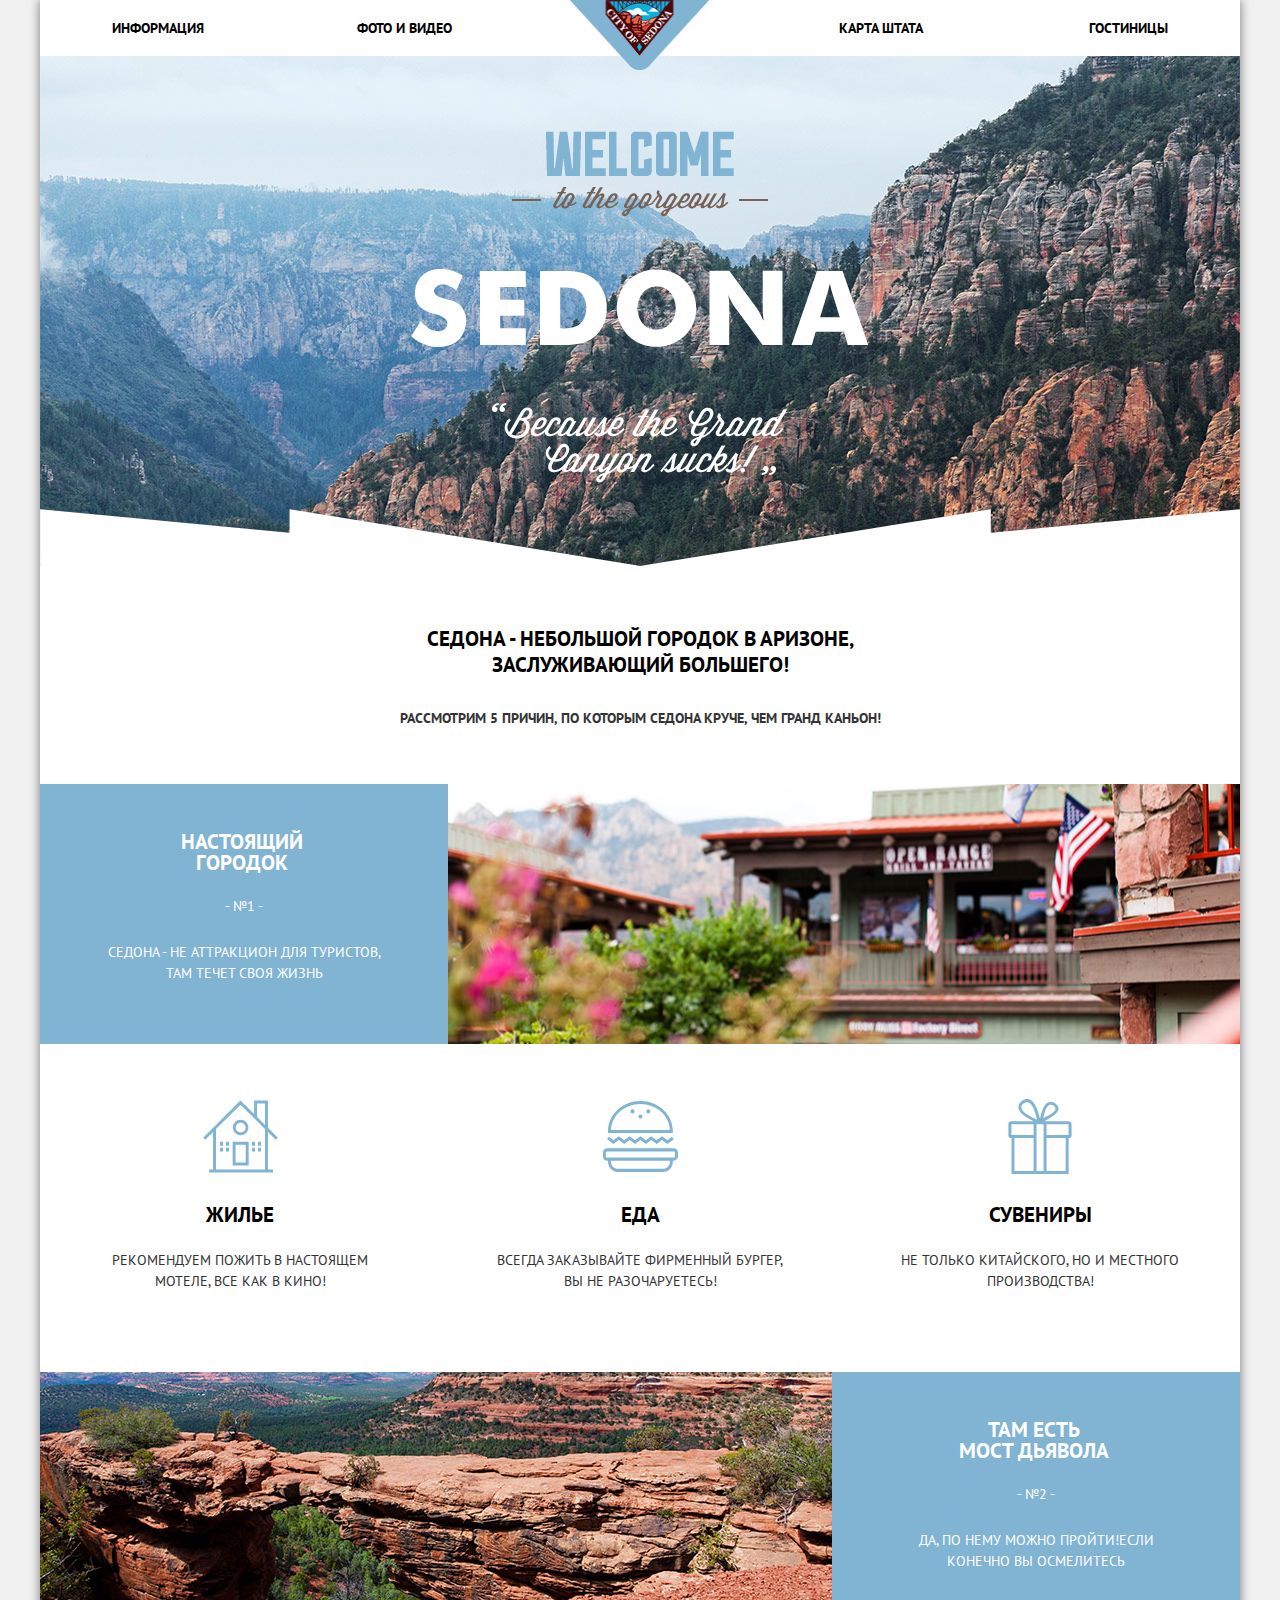
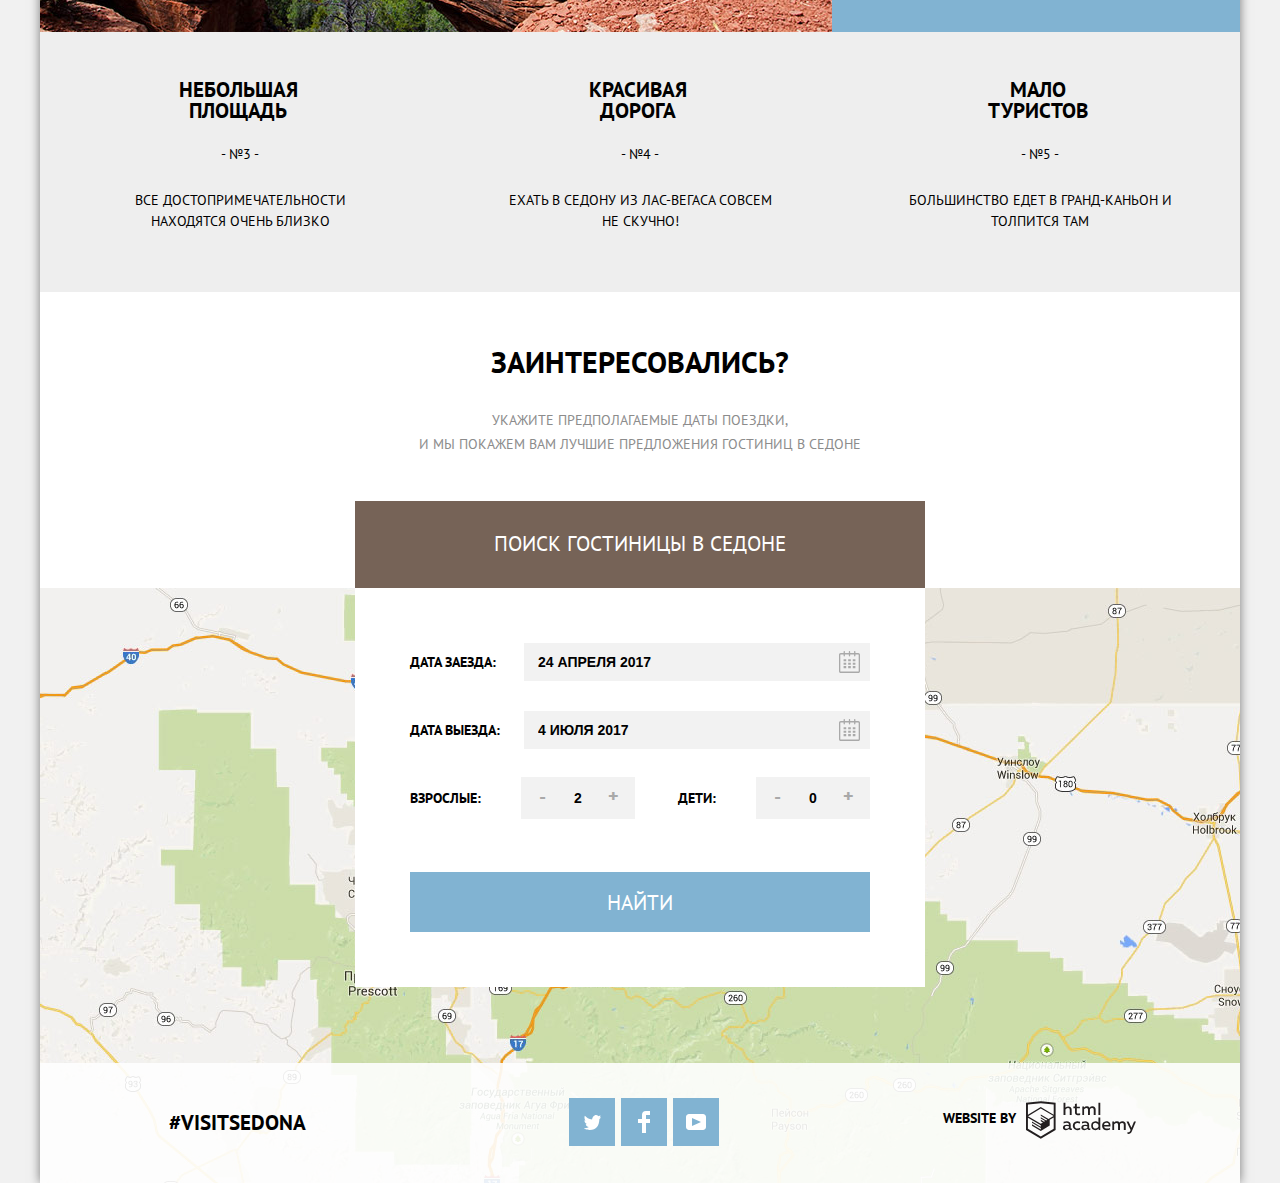
<file: index.html>
<!DOCTYPE html>
<html lang="ru">
<head>
  <meta charset="utf-8">
  <title>HTML Academy: Седона</title>
  <link href="https://fonts.googleapis.com/css?family=PT+Sans" rel="stylesheet">
  <link href="css/normalize.css" rel="stylesheet">
  <link href="css/style.css" rel="stylesheet">
</head>
<body>
  <div class="container">
  <header class="main-header">
      <nav class="main-navigation">
        <div class="logo">
          <a href="index.html">
            <img src="img/logo.png" width="140" height="70" alt="Логотип сайта Sedona">
          </a>
        </div>
        <ul class="site-navigation">
          <li class="menu-item"><a href="info.html">Информация</a></li>
          <li class="menu-item"><a href="media.html">Фото и видео</a></li>
          <li class="menu-item menu-item-right menu-item-right-center"><a href="map.html">Карта штата</a></li>
          <li class="menu-item menu-item-right"><a href="catalog.html">Гостиницы</a></li>
        </ul>
      </nav>
  </header>
  <main>
    <section class="sedona-preview">
      <h1 class="visually-hidden">Welcome to the gorgeous Sedona "Because the grand canyon sucks"</h1>
      <div class="sedona-preview-tagline">
        <img src="img/intro.png" width="458" height="352" alt="Welcome to the gorgeous Sedona 'Because the grand canyon sucks'">
      </div>
      <div class="sedona-preview-shapes">
        <div class="sedona-preview-text">
          <h2>Седона - небольшой городок в Аризоне, заслуживающий большего!</h2>
          <p>Рассмотрим 5 причин, по которым Седона круче, чем Гранд Каньон!</p>
        </div>
      </div>
    </section>
    <section class="features">
      <ul class="features-list-photo">
          <li class="features-item-photo">
            <div class="features-item-text">
              <h2>Настоящий<br>
                городок</h2>
              <p>- №1 -</p>
              <p>Седона - не аттракцион для туристов, там течет  своя жизнь</p>
            </div>
          </li>
          <li class="features-item-flag">
          </li>
      </ul>
      <ul class="features-list-first">
        <li class="features-item">
          <img src="img/icon-1.svg" alt="Жилье" width="75" height="75">
          <div class="features-list-img">
            <h2>Жилье</h2>
            <p>
              Рекомендуем пожить в настоящем мотеле, все как в кино!
            </p>
          </div>
        </li>
        <li class="features-item">
          <img src="img/icon-3.svg" alt="Еда" width="75" height="75">
          <div class="features-list-img">
            <h2>Еда</h2>
            <p>
              Всегда заказывайте фирменный бургер, вы не разочаруетесь!
            </p>
          </div>
        </li>
        <li class="features-item">
          <img src="img/icon-2.svg" alt="Сувениры" width="70" height="75">
          <div class="features-list-img">
            <h2>Сувениры</h2>
            <p>
              Не только Китайского, но и местного производства!
            </p>
          </div>
        </li>
      </ul>
      <ul class="features-list-photo">
        <li class="features-item-devil">
        </li>
        <li class="features-item-photo">
          <div class="features-item-text">
            <h2>Там есть<br> мост Дьявола</h2>
            <p>- №2 -</p>
            <p>Да, по нему можно пройти!Если конечно вы осмелитесь</p>
          </div>
        </li>
      </ul>
      <ul class="features-list-last">
        <li class="features-item-last">
          <div class="features-item-text">
            <h2>Небольшая <br>
              площадь
            </h2>
            <p>- №3 -</p>
            <p>Все достопримечательности<br> находятся очень близко
            </p>
          </div>
        </li>
        <li class="features-item-last">
          <div class="features-item-text">
            <h2>Красивая<br>
              дорога
            </h2>
            <p>- №4 -</p>
            <p>Ехать в Седону из Лас-Вегаса совсем<br> не скучно!</p>
          </div>
        </li>
        <li class="features-item-last">
          <div class="features-item-text">
            <h2>Мало<br>
              туристов
            </h2>
            <p>- №5 -</p>
            <p>Большинство едет в Гранд-Каньон и толпится там</p>
          </div>
        </li>
      </ul>
    </section>
    <section class="hotels-map">
      <div class="white-back">
        <h2>Заинтересовались?</h2>
        <p>Укажите предполагаемые даты поездки,<br>
        и мы покажем вам лучшие предложения гостиниц в Седоне</p>
        <div class="appointment-button">
          <a class="search-button" href="#">Поиск гостиницы в Седоне</a>
        </div>
      </div>
      <div class="map">
        <section class="appointment">
          <h2 class="visually-hidden">Выбор отеля</h2>
          <form class="appointment-form">
            <div class="appointment-item">
              <label for="arrival-date">Дата заезда:</label>
              <input id="arrival-date" type="text" name="name" value="" placeholder="24 апреля 2017">
              <a class="calendar-button" href="#">
                <svg xmlns="http://www.w3.org/2000/svg" width="21" height="22" viewBox="0 0 21 22"><path d="M19.251 2.025h-2.845V.648c0-.381-.294-.689-.656-.689-.363 0-.656.308-.656.689v1.377h-3.938V.648c0-.381-.294-.689-.655-.689-.363 0-.657.308-.657.689v1.377H5.906V.648c0-.381-.294-.689-.656-.689-.363 0-.657.308-.657.689v1.377H1.75C.784 2.025 0 2.847 0 3.862v16.302C0 21.179.784 22 1.75 22h17.501c.966 0 1.749-.821 1.749-1.836V3.862c0-1.015-.783-1.837-1.749-1.837zm.437 18.139a.448.448 0 0 1-.437.459H1.75a.45.45 0 0 1-.438-.459V3.862a.45.45 0 0 1 .438-.459h2.844v1.378c0 .381.294.689.657.689.362 0 .656-.308.656-.689V3.403h3.938v1.378c0 .381.294.689.657.689.361 0 .655-.308.655-.689V3.403h3.938v1.378c0 .381.293.689.656.689.362 0 .656-.308.656-.689V3.403h2.845c.241 0 .437.206.437.459v16.302z"/><path d="M4.594 8.225h2.625v2.066H4.594zM4.594 11.668h2.625v2.067H4.594zM4.594 15.112h2.625v2.066H4.594zM9.188 15.112h2.625v2.066H9.188zM9.188 11.668h2.625v2.067H9.188zM9.188 8.225h2.625v2.066H9.188zM13.781 15.112h2.625v2.066h-2.625zM13.781 11.668h2.625v2.067h-2.625zM13.781 8.225h2.625v2.066h-2.625z"/>
                </svg>
              </a>
            </div>
            <div class="appointment-item">
              <label for="dep-date">Дата выезда:</label>
              <input id="dep-date" type="text" name="name" value="" placeholder="4 июля 2017">
              <a class="calendar-button" href="#">
                <svg xmlns="http://www.w3.org/2000/svg" width="21" height="22" viewBox="0 0 21 22"><path d="M19.251 2.025h-2.845V.648c0-.381-.294-.689-.656-.689-.363 0-.656.308-.656.689v1.377h-3.938V.648c0-.381-.294-.689-.655-.689-.363 0-.657.308-.657.689v1.377H5.906V.648c0-.381-.294-.689-.656-.689-.363 0-.657.308-.657.689v1.377H1.75C.784 2.025 0 2.847 0 3.862v16.302C0 21.179.784 22 1.75 22h17.501c.966 0 1.749-.821 1.749-1.836V3.862c0-1.015-.783-1.837-1.749-1.837zm.437 18.139a.448.448 0 0 1-.437.459H1.75a.45.45 0 0 1-.438-.459V3.862a.45.45 0 0 1 .438-.459h2.844v1.378c0 .381.294.689.657.689.362 0 .656-.308.656-.689V3.403h3.938v1.378c0 .381.294.689.657.689.361 0 .655-.308.655-.689V3.403h3.938v1.378c0 .381.293.689.656.689.362 0 .656-.308.656-.689V3.403h2.845c.241 0 .437.206.437.459v16.302z"/><path d="M4.594 8.225h2.625v2.066H4.594zM4.594 11.668h2.625v2.067H4.594zM4.594 15.112h2.625v2.066H4.594zM9.188 15.112h2.625v2.066H9.188zM9.188 11.668h2.625v2.067H9.188zM9.188 8.225h2.625v2.066H9.188zM13.781 15.112h2.625v2.066h-2.625zM13.781 11.668h2.625v2.067h-2.625zM13.781 8.225h2.625v2.066h-2.625z"/>
                </svg>
              </a>
            </div>
            <div class="appointment-item-people">
              <label for="adults">Взрослые:</label>
              <div class="people-switch">
                <button class="prev" type="button">-</button>
                <input class="people-switch-number" id="adults" type="text" name="name" value="" placeholder="2">
                <button class="next" type="button">+</button>
              </div>
            </div>
            <div class="appointment-item-people">
              <label for="kids">Дети:</label>
              <div class="people-switch">
                <button class="prev" type="button">-</button>
                <input class="people-switch-number" id="kids" type="text" name="name" value="" placeholder="0">
                <button class="next" type="button">+</button>
              </div>
            </div>
            <button class="appointment-button-find" type="submit">Найти</button>
          </form>
        </section>
      </div>
    </section>
  </main>
  <footer class="main-footer">
    <div class="main-footer-flex">
      <div>
      <p class="tag">
        #visitSedona
      </p>
      </div>
      <div>
      <ul class="footer-social">
        <li>
          <a class="social-button" href="https://twitter.com/?lang=ru">
            <span class="visually-hidden">Twitter</span>
            <svg xmlns="http://www.w3.org/2000/svg" xmlns:xlink="http://www.w3.org/1999/xlink" width="17" height="15" viewBox="0 0 17 15">
              <path fill="#FFF" d="M10.95.144c1.685-.496 2.984.27 3.577 1.179.673-.231
              1.331-.481 2.011-.708a2.345 2.345 0 0 1-.857 1.768c.685.17 1.304-.491
              1.304-.491-.169 1-1.006 1.788-1.563 2.024-.231 6.75-3.175 11.217-10.077
              11.082h-.446c-.41 0-4.164-.46-4.898-1.887 2.271.196 3.893-.422
              4.693-1.177-.96-.3-2.679-.477-2.979-2.95.349.106.564.228 1.19.119C1.705
              8.247.374 7.53.448 5.33c.285.328 1.067.536 1.34.472C1.085 5.561-.182
              2.442.894.85c1.818 1.854 3.735 3.606 7.152 3.773C8.254 2.33 9.183.793
              10.95.144z"/>
            </svg>
          </a>
        </li>
        <li>
          <a class="social-button" href="https://ru-ru.facebook.com/">
            <span class="visually-hidden">Facebook</span>
            <svg xmlns="http://www.w3.org/2000/svg" width="12" height="22" viewBox="0 0 12 22">
              <path fill="#FFF" d="M12 4V0H8a4 4 0 0 0-4 4v4H0v4h4v10h4V12h4V8H8V4h4z"/>
            </svg>
          </a>
        </li>
        <li>
          <a class="social-button" href="https://www.youtube.com/">
            <span class="visually-hidden">Youtube</span>
            <svg xmlns="http://www.w3.org/2000/svg" xmlns:xlink="http://www.w3.org/1999/xlink" width="20" height="16" viewBox="0 0 20 16">
              <path fill="#FFF" d="M17 0H3C1.35 0 0 1.35 0 3v10c0 1.65 1.35 3
                3 3h14c1.65 0 3-1.35 3-3V3c0-1.65-1.35-3-3-3zM6.027 11.998V4.002L15.014
                8l-8.987 3.998z"/>
              </svg>
          </a>
        </li>
      </ul>
      </div>
      <div>
      <div class="footer-copyright">
        <a class="footer-copyright-link" href="https://htmlacademy.ru/intensive/htmlcss">Website by</a>
        <a href="https://htmlacademy.ru/intensive/htmlcss">
          <svg id="Layer_1" data-name="Layer 1" xmlns="http://www.w3.org/2000/svg" viewBox="0 0 108.08 36.85"><title>logo-htmlacademy-small1</title><path d="M44.61,26.88a2,2,0,0,0,.55-0.1v1.33a3.25,3.25,0,0,1-1.18.21,1.67,1.67,0,0,1-1.67-1,4.84,4.84,0,0,1-3.14,1.08c-1.51,0-2.91-.83-2.91-2.55,0-2.13,2-2.79,3.71-2.79a11.08,11.08,0,0,1,2.17.25v-0.3c0-1-.76-1.77-2.19-1.77a7.42,7.42,0,0,0-3,.64v-1.7a10.21,10.21,0,0,1,3.19-.55c2.36,0,3.81,1.12,3.81,3.65v3a0.54,0.54,0,0,0,.49.59h0.17Zm-6.44-1.13A1.35,1.35,0,0,0,39.63,27h0.11a3.39,3.39,0,0,0,2.41-1V24.58a9.72,9.72,0,0,0-1.81-.21c-1,0-2.16.33-2.16,1.38h0Zm12.36-6.11a5,5,0,0,1,2.57.64V22a4.08,4.08,0,0,0-2.3-.7,2.75,2.75,0,1,0,0,5.49,5,5,0,0,0,2.43-.64v1.71a6.27,6.27,0,0,1-2.76.57A4.21,4.21,0,0,1,46,24.51q0-.21,0-0.41a4.32,4.32,0,0,1,4.18-4.46h0.38Zm12.17,7.24a2,2,0,0,0,.55-0.1v1.33a3.25,3.25,0,0,1-1.18.21,1.67,1.67,0,0,1-1.67-1,4.84,4.84,0,0,1-3.14,1.08c-1.51,0-2.91-.83-2.91-2.55,0-2.13,2-2.79,3.71-2.79a11.08,11.08,0,0,1,2.17.25v-0.3c0-1-.76-1.77-2.19-1.77a7.42,7.42,0,0,0-3,.64v-1.7a10.21,10.21,0,0,1,3.19-.55c2.36,0,3.81,1.12,3.81,3.65v3a0.54,0.54,0,0,0,.49.59h0.17Zm-6.44-1.13A1.35,1.35,0,0,0,57.73,27h0.11a3.39,3.39,0,0,0,2.41-1V24.58a9.72,9.72,0,0,0-1.81-.21c-1.06,0-2.16.33-2.16,1.38h0ZM73,16V28.2H71.35V26.88a3.88,3.88,0,0,1-3.19,1.54,4.4,4.4,0,0,1,0-8.78,3.81,3.81,0,0,1,3,1.3V16H73Zm-4.53,5.22a2.76,2.76,0,1,0,0,5.52A2.86,2.86,0,0,0,71.15,25V23A2.91,2.91,0,0,0,68.49,21.27ZM79,19.64c3.31,0,4.46,2.68,3.92,5.09H76.7c0.21,1.5,1.67,2.11,3.19,2.11a6.11,6.11,0,0,0,2.64-.59v1.6a7.14,7.14,0,0,1-3,.57C77,28.42,74.78,27,74.78,24a4.18,4.18,0,0,1,4-4.39H79Zm0.09,1.54a2.28,2.28,0,0,0-2.44,2.1v0.06H81.3A2,2,0,0,0,79.13,21.18Zm5.73,7V19.87h1.65v1a3.81,3.81,0,0,1,2.78-1.27A2.86,2.86,0,0,1,91.89,21a4.12,4.12,0,0,1,2.91-1.33A3.06,3.06,0,0,1,98,23V28.2h-1.9V23.05a1.59,1.59,0,0,0-1.42-1.75H94.42a2.8,2.8,0,0,0-2.07,1.12V28.2h-1.9V23.05A1.59,1.59,0,0,0,89,21.31H88.8a3,3,0,0,0-2.21,1.29v5.63H84.86Zm21.31-8.33h1.9l-3.91,9.46c-0.9,2.17-2.09,2.86-3.35,2.86a4.76,4.76,0,0,1-1.1-.14V30.46a2.86,2.86,0,0,0,.85.12c0.9,0,1.58-.64,2.07-1.9l0.17-.42-4-8.4h2l2.86,6.29ZM38.73,1.46V6.22a3.81,3.81,0,0,1,2.7-1.14,3.25,3.25,0,0,1,3.44,3.4v5.15H43V8.72a1.81,1.81,0,0,0-1.61-2h-0.3a2.93,2.93,0,0,0-2.32,1.39v5.52h-1.9V1.46h1.9ZM49.94,2.31v3h3V6.91h-3v3.81c0,1.1.5,1.46,1.58,1.46a4.49,4.49,0,0,0,1.69-.33v1.6A6.8,6.8,0,0,1,51,13.8a2.55,2.55,0,0,1-2.86-2.74V6.89H46.58V5.26h1.5V2.74Zm5.4,11.31V5.28H57v1A3.81,3.81,0,0,1,59.77,5a2.86,2.86,0,0,1,2.6,1.33A4.12,4.12,0,0,1,65.28,5,3.06,3.06,0,0,1,68.44,8.4v5.21h-1.9V8.46a1.59,1.59,0,0,0-1.42-1.75H64.89a2.8,2.8,0,0,0-2.07,1.12v5.78h-1.9V8.46A1.59,1.59,0,0,0,59.5,6.71H59.27A3,3,0,0,0,57.06,8v5.63H55.34ZM71.17,1.45H73V13.6H71.17V1.45ZM14.71,0H14.55L0,1.54V28.21l14.55,8.66,14.55-8.66V1.54Zm12.5,27.1L14.55,34.64,1.9,27.12V16.18l12.59,7.5V25L5.86,19.9v1.31l8.68,5.21v1.39L5.87,22.65V24l8.68,5.21,8.75-5.24V18.31L27.2,16V27.12Zm0-12.53-3.48,2-1.6,1L14.51,13v1.31L21,18.23H21l-0.14.09-1,.54-5.37-3.2V17l4.24,2.52-1,.67-3.2-1.9v1.31l2.1,1.24L14.5,22.1,2,14.65,14.51,7.11Zm0-1.32L14.49,5.76,1.91,13.25v-10L14.56,1.92,27.21,3.25v10h0Z" transform="translate(0 -0.02)" fill="#231f20"/></svg>
        </a>
      </div>
      </div>
    </div>
  </footer>
</div>
</body>
</html>
</file>
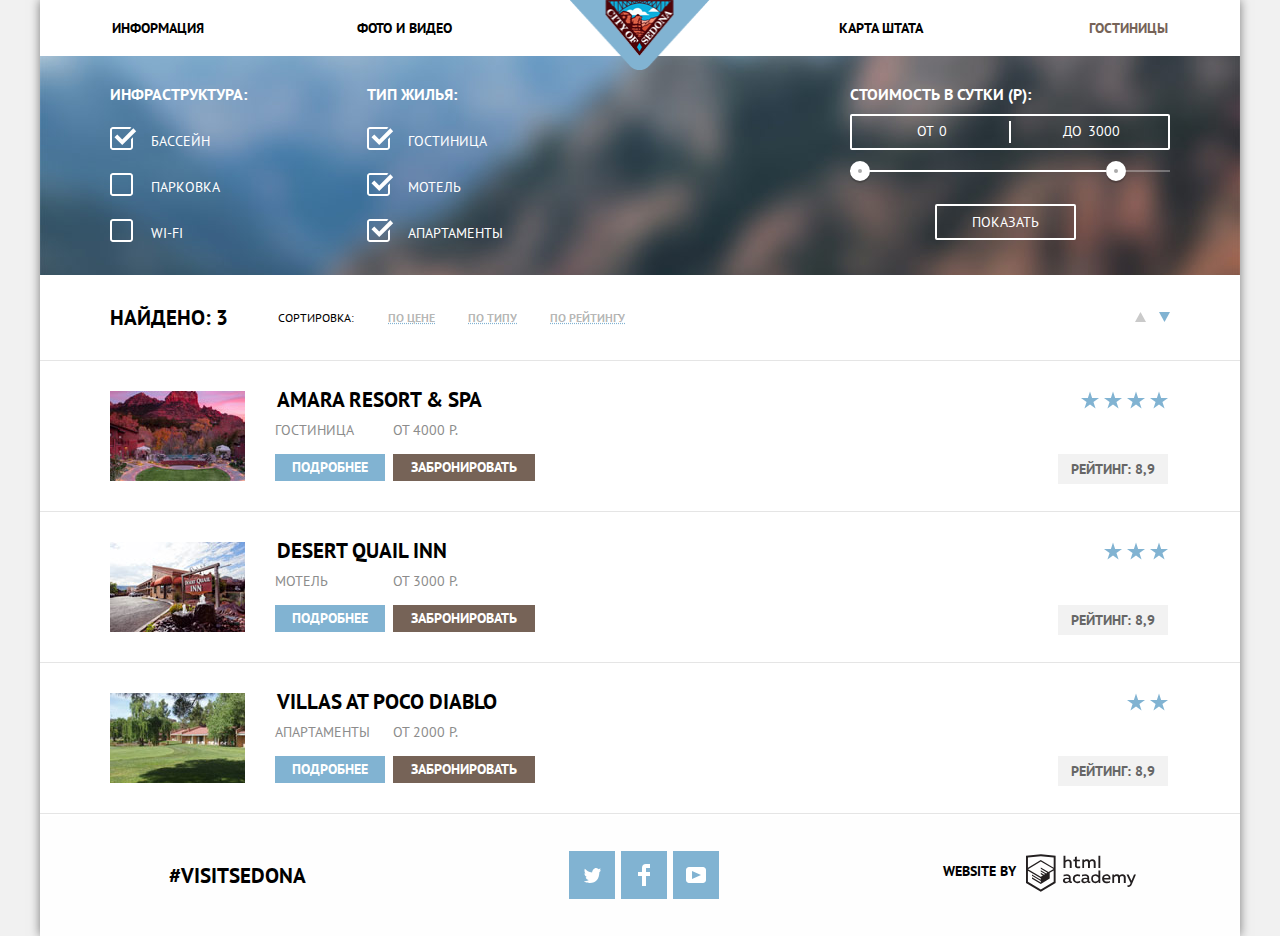
<file: catalog.html>
<!DOCTYPE html>
<html lang="ru">
<head>
  <meta charset="utf-8">
  <title>HTML Academy: Седона</title>
  <link href="https://fonts.googleapis.com/css?family=PT+Sans" rel="stylesheet">
  <link href="css/normalize.css" rel="stylesheet">
  <link href="css/style.css" rel="stylesheet">
</head>
<body>
<div class="container">
  <header class="main-header">
    <nav class="main-navigation">
      <div class="logo">
        <a href="index.html">
          <img src="img/logo.png" width="140" height="70" alt="Логотип сайта Sedona">
        </a>
      </div>
      <ul class="site-navigation">
        <li class="menu-item"><a href="info.html">Информация</a></li>
        <li class="menu-item"><a href="media.html">Фото и видео</a></li>
        <li class="menu-item menu-item-right menu-item-right-center"><a href="map.html">Карта штата</a></li>
        <li class="menu-item menu-item-right menu-item-active"><a href="catalog.html">Гостиницы</a></li>
      </ul>
    </nav>
  </header>
  <main>
    <section class="filters">
      <h2 class="visually-hidden">Фильтры</h2>
      <form class="filter" method="get">
      <div class="filter-list">
        <fieldset class="filter-fieldset">
          <legend>Инфраструктура:</legend>
          <div class="filter-option">
              <input type="checkbox" value="1" id="pool" name="add[]" checked>
              <label for="pool">Бассейн</label><br/>
              <input type="checkbox" value="1" id="parking" name="add[]">
              <label class="filter-option-label" for="parking">Парковка</label><br/>
              <input type="checkbox" value="1" id="wifi" name="add[]">
              <label class="filter-option-label-last" for="wifi">Wi-Fi</label><br/>
          </div>
        </fieldset>
        <fieldset class="filter-fieldset">
          <legend>Тип жилья:</legend>
          <div class="filter-option">
            <input type="checkbox" value="1" id="hotel" name="add[]" checked>
            <label class="filter-option-first"  for="hotel">Гостиница</label><br/>
            <input type="checkbox" value="1" id="motel" name="add[]" checked>
            <label class="filter-option-label" for="motel">Мотель</label><br/>
            <input type="checkbox" value="1" id="apartments" name="add[]" checked>
            <label class="filter-option-label-last" for="apartments">Апартаменты</label><br/>
          </div>
        </fieldset>
      </div>
        <div class="filter-range">
          <div class="filter-range-title">Стоимость в сутки (р):</div>
          <div class="price-controls">
            <label class="min-price">
              от <input type="text" name="min-price" value="0">
            </label>
            <label class="max-price">
              до <input type="text" name="max-price" value="3000">
            </label>
          </div>
          <div class="range-controls">
            <div class="scale">
              <div class="bar"></div>
            </div>
            <div class="range-toggle range-toggle-min"></div>
            <div class="range-toggle range-toggle-max"></div>
          </div>
          <button class="btn-transparent" type="submit">Показать</button>
        </div>
      </form>
    </section>
    <section class="sorting-menu">
      <h2 class="visually-hidden">Сортировка</h2>
      <form class="sorting-menu-form" method="get">
          <span>Найдено: 3</span>
          <p>Сортировка:</p>
        <fieldset class="sorting-menu-fieldset">
          <ul class="sorting-menu-options">
            <li><a href="#">По цене</a></li>
            <li><a href="#">По типу</a></li>
            <li><a href="#">По рейтингу</a></li>
          </ul>
        </fieldset>
        <div class="sorting-buttons">
          <a href="#" class="sorting-button-link-up">
            <svg xmlns="http://www.w3.org/2000/svg" width="11" height="10" viewBox="0 0 11 10">
              <path class="sorting-svg-up" fill="#231F20" d="M5.5 0L0 10h11z"/>
            </svg>
          </a>
          <a href="#" class="sorting-button-link-down sorting-button-active">
            <svg xmlns="http://www.w3.org/2000/svg" width="11" height="10" viewBox="0 0 11 10">
              <path class="sorting-svg-down" fill="#231F20" d="M5.5 10L0 0h11" />
            </svg>
          </a>
        </div>
      </form>
    </section>
    <section class="content">
      <h2 class="visually-hidden">Список предложений</h2>
      <ul class="catalog">
        <li class="catalog-list">
          <img src="img/amara_resort.jpg" width="135" height="90" alt="Amara resort & SPA">
          <div class="catalog-list-item">
            <a href="#">Amara resort &amp; SPA</a>
            <div class="catalog-list-cost">
              <p>Гостиница</p>
              <p>от 4000 р.</p>
            </div>
            <div>
              <a class="button" href="#">Подробнее</a>
              <a class="button button-more" href="#">Забронировать</a>
            </div>
          </div>
          <div class="hotels-rating">
            <div class="rating-stars">
              <img src="img/star.svg" alt="star" width="18" height="18">
              <img src="img/star.svg" alt="star" width="18" height="18">
              <img src="img/star.svg" alt="star" width="18" height="18">
              <img src="img/star.svg" alt="star" width="18" height="18">
            </div>
            <div class="hotels-rating-quantity">
              Рейтинг: 8,9
            </div>
          </div>
        </li>
        <li class="catalog-list">
          <img src="img/desert_quail_inn.jpg" width="135" height="90" alt="Desert Quail Inn">
          <div class="catalog-list-item">
            <a href="#">Desert Quail Inn</a>
            <div class="catalog-list-cost">
              <p>Мотель</p>
              <p>от 3000 р.</p>
            </div>
            <div>
              <a class="button" href="#">Подробнее</a>
              <a class="button button-more" href="#">Забронировать</a>
            </div>
          </div>
          <div class="hotels-rating">
            <div class="rating-stars">
              <img src="img/star.svg" alt="star" width="18" height="18">
              <img src="img/star.svg" alt="star" width="18" height="18">
              <img src="img/star.svg" alt="star" width="18" height="18">
            </div>
            <div class="hotels-rating-quantity">
              Рейтинг: 8,9
            </div>
          </div>
        </li>
        <li class="catalog-list">
              <img src="img/villas_at_poco_diablo.jpg" width="135" height="90" alt="Villas at  poco diablo">
          <div class="catalog-list-item">
            <a href="#">Villas at  poco diablo</a>
            <div class="catalog-list-cost">
              <p>Апартаменты</p>
              <p>от 2000 р.</p>
            </div>
            <div>
              <a class="button" href="#">Подробнее</a>
              <a class="button button-more" href="#">Забронировать</a>
            </div>
          </div>
          <div class="hotels-rating">
            <div class="rating-stars">
              <img src="img/star.svg" alt="star" width="18" height="18">
              <img src="img/star.svg" alt="star" width="18" height="18">
            </div>
            <div class="hotels-rating-quantity">
              Рейтинг: 8,9
            </div>
          </div>
        </li>
      </ul>
    </section>
  </main>
  <footer class="main-footer">
    <div class="main-footer-flex">
      <div>
      <p class="tag">
        #visitSedona
      </p>
      </div>
      <div>
      <ul class="footer-social">
        <li>
          <a class="social-button" href="https://twitter.com/?lang=ru">
            <span class="visually-hidden">Twitter</span>
            <svg xmlns="http://www.w3.org/2000/svg" xmlns:xlink="http://www.w3.org/1999/xlink" width="17" height="15" viewBox="0 0 17 15">
              <path fill="#FFF" d="M10.95.144c1.685-.496 2.984.27 3.577 1.179.673-.231
              1.331-.481 2.011-.708a2.345 2.345 0 0 1-.857 1.768c.685.17 1.304-.491
              1.304-.491-.169 1-1.006 1.788-1.563 2.024-.231 6.75-3.175 11.217-10.077
              11.082h-.446c-.41 0-4.164-.46-4.898-1.887 2.271.196 3.893-.422
              4.693-1.177-.96-.3-2.679-.477-2.979-2.95.349.106.564.228 1.19.119C1.705
              8.247.374 7.53.448 5.33c.285.328 1.067.536 1.34.472C1.085 5.561-.182
              2.442.894.85c1.818 1.854 3.735 3.606 7.152 3.773C8.254 2.33 9.183.793
              10.95.144z"/>
            </svg>
          </a>
        </li>
        <li>
          <a class="social-button" href="https://ru-ru.facebook.com/">
            <span class="visually-hidden">Facebook</span>
            <svg xmlns="http://www.w3.org/2000/svg" width="12" height="22" viewBox="0 0 12 22">
              <path fill="#FFF" d="M12 4V0H8a4 4 0 0 0-4 4v4H0v4h4v10h4V12h4V8H8V4h4z"/>
            </svg>
          </a>
        </li>
        <li>
          <a class="social-button" href="https://www.youtube.com/">
            <span class="visually-hidden">Youtube</span>
            <svg xmlns="http://www.w3.org/2000/svg" xmlns:xlink="http://www.w3.org/1999/xlink" width="20" height="16" viewBox="0 0 20 16">
              <path fill="#FFF" d="M17 0H3C1.35 0 0 1.35 0 3v10c0 1.65 1.35 3
                3 3h14c1.65 0 3-1.35 3-3V3c0-1.65-1.35-3-3-3zM6.027 11.998V4.002L15.014
                8l-8.987 3.998z"/>
              </svg>
          </a>
        </li>
      </ul>
      </div>
      <div>
      <div class="footer-copyright">
        <a class="footer-copyright-link" href="https://htmlacademy.ru/intensive/htmlcss">Website by</a>
        <a href="https://htmlacademy.ru/intensive/htmlcss">
          <svg id="Layer_1" data-name="Layer 1" xmlns="http://www.w3.org/2000/svg" viewBox="0 0 108.08 36.85"><title>logo-htmlacademy-small1</title><path d="M44.61,26.88a2,2,0,0,0,.55-0.1v1.33a3.25,3.25,0,0,1-1.18.21,1.67,1.67,0,0,1-1.67-1,4.84,4.84,0,0,1-3.14,1.08c-1.51,0-2.91-.83-2.91-2.55,0-2.13,2-2.79,3.71-2.79a11.08,11.08,0,0,1,2.17.25v-0.3c0-1-.76-1.77-2.19-1.77a7.42,7.42,0,0,0-3,.64v-1.7a10.21,10.21,0,0,1,3.19-.55c2.36,0,3.81,1.12,3.81,3.65v3a0.54,0.54,0,0,0,.49.59h0.17Zm-6.44-1.13A1.35,1.35,0,0,0,39.63,27h0.11a3.39,3.39,0,0,0,2.41-1V24.58a9.72,9.72,0,0,0-1.81-.21c-1,0-2.16.33-2.16,1.38h0Zm12.36-6.11a5,5,0,0,1,2.57.64V22a4.08,4.08,0,0,0-2.3-.7,2.75,2.75,0,1,0,0,5.49,5,5,0,0,0,2.43-.64v1.71a6.27,6.27,0,0,1-2.76.57A4.21,4.21,0,0,1,46,24.51q0-.21,0-0.41a4.32,4.32,0,0,1,4.18-4.46h0.38Zm12.17,7.24a2,2,0,0,0,.55-0.1v1.33a3.25,3.25,0,0,1-1.18.21,1.67,1.67,0,0,1-1.67-1,4.84,4.84,0,0,1-3.14,1.08c-1.51,0-2.91-.83-2.91-2.55,0-2.13,2-2.79,3.71-2.79a11.08,11.08,0,0,1,2.17.25v-0.3c0-1-.76-1.77-2.19-1.77a7.42,7.42,0,0,0-3,.64v-1.7a10.21,10.21,0,0,1,3.19-.55c2.36,0,3.81,1.12,3.81,3.65v3a0.54,0.54,0,0,0,.49.59h0.17Zm-6.44-1.13A1.35,1.35,0,0,0,57.73,27h0.11a3.39,3.39,0,0,0,2.41-1V24.58a9.72,9.72,0,0,0-1.81-.21c-1.06,0-2.16.33-2.16,1.38h0ZM73,16V28.2H71.35V26.88a3.88,3.88,0,0,1-3.19,1.54,4.4,4.4,0,0,1,0-8.78,3.81,3.81,0,0,1,3,1.3V16H73Zm-4.53,5.22a2.76,2.76,0,1,0,0,5.52A2.86,2.86,0,0,0,71.15,25V23A2.91,2.91,0,0,0,68.49,21.27ZM79,19.64c3.31,0,4.46,2.68,3.92,5.09H76.7c0.21,1.5,1.67,2.11,3.19,2.11a6.11,6.11,0,0,0,2.64-.59v1.6a7.14,7.14,0,0,1-3,.57C77,28.42,74.78,27,74.78,24a4.18,4.18,0,0,1,4-4.39H79Zm0.09,1.54a2.28,2.28,0,0,0-2.44,2.1v0.06H81.3A2,2,0,0,0,79.13,21.18Zm5.73,7V19.87h1.65v1a3.81,3.81,0,0,1,2.78-1.27A2.86,2.86,0,0,1,91.89,21a4.12,4.12,0,0,1,2.91-1.33A3.06,3.06,0,0,1,98,23V28.2h-1.9V23.05a1.59,1.59,0,0,0-1.42-1.75H94.42a2.8,2.8,0,0,0-2.07,1.12V28.2h-1.9V23.05A1.59,1.59,0,0,0,89,21.31H88.8a3,3,0,0,0-2.21,1.29v5.63H84.86Zm21.31-8.33h1.9l-3.91,9.46c-0.9,2.17-2.09,2.86-3.35,2.86a4.76,4.76,0,0,1-1.1-.14V30.46a2.86,2.86,0,0,0,.85.12c0.9,0,1.58-.64,2.07-1.9l0.17-.42-4-8.4h2l2.86,6.29ZM38.73,1.46V6.22a3.81,3.81,0,0,1,2.7-1.14,3.25,3.25,0,0,1,3.44,3.4v5.15H43V8.72a1.81,1.81,0,0,0-1.61-2h-0.3a2.93,2.93,0,0,0-2.32,1.39v5.52h-1.9V1.46h1.9ZM49.94,2.31v3h3V6.91h-3v3.81c0,1.1.5,1.46,1.58,1.46a4.49,4.49,0,0,0,1.69-.33v1.6A6.8,6.8,0,0,1,51,13.8a2.55,2.55,0,0,1-2.86-2.74V6.89H46.58V5.26h1.5V2.74Zm5.4,11.31V5.28H57v1A3.81,3.81,0,0,1,59.77,5a2.86,2.86,0,0,1,2.6,1.33A4.12,4.12,0,0,1,65.28,5,3.06,3.06,0,0,1,68.44,8.4v5.21h-1.9V8.46a1.59,1.59,0,0,0-1.42-1.75H64.89a2.8,2.8,0,0,0-2.07,1.12v5.78h-1.9V8.46A1.59,1.59,0,0,0,59.5,6.71H59.27A3,3,0,0,0,57.06,8v5.63H55.34ZM71.17,1.45H73V13.6H71.17V1.45ZM14.71,0H14.55L0,1.54V28.21l14.55,8.66,14.55-8.66V1.54Zm12.5,27.1L14.55,34.64,1.9,27.12V16.18l12.59,7.5V25L5.86,19.9v1.31l8.68,5.21v1.39L5.87,22.65V24l8.68,5.21,8.75-5.24V18.31L27.2,16V27.12Zm0-12.53-3.48,2-1.6,1L14.51,13v1.31L21,18.23H21l-0.14.09-1,.54-5.37-3.2V17l4.24,2.52-1,.67-3.2-1.9v1.31l2.1,1.24L14.5,22.1,2,14.65,14.51,7.11Zm0-1.32L14.49,5.76,1.91,13.25v-10L14.56,1.92,27.21,3.25v10h0Z" transform="translate(0 -0.02)" fill="#231f20"/></svg>
        </a>
      </div>
      </div>
    </div>
  </footer>
</div>
</body>
</html>
</file>
<file: css/style.css>
body{
    margin: 0;
    padding: 0;
    font-size: 14px;
    line-height: 21px;
    color: #8c8c8c;
    font-weight: bold;
    text-transform: uppercase;
    background-color: #f1f1f1;
    font-family: "PT Sans", "Arial", sans-serif;
}

a{
    text-decoration: none;
}

.visually-hidden{
    line-height: 74px;
    font-size: 74px;
    color: #ffffff;
    font-weight: bold;
    text-transform: uppercase;
    display: none;
}
/*------------------------------NAVIGATION------------------------------*/
.main-navigation{
    background-color: #ffffff;
    color: #000000;
}

.site-navigation{
    text-decoration: none;
    list-style: none;
}

.site-navigation a{
    text-decoration: none;
    color: #000000;
    line-height: 26px;
}

.site-navigation a:hover{
    color: #81b3d2;
}

.site-navigation a:active{
    color: #000000;
    opacity: 0.3;
}

.menu-item-active > a{
    color: #766357;
}

/*----------------------------------FEATURES---------------------------------------*/

.features-list{
    list-style: none;
}

.features-item{
    text-align: center;
}

.features-item p{
    font-weight: normal;
    color: #333333;
}

.features-item a{
    font-weight: bold;
    color: #000000;
}

.features-item-blue li{
    background-color: #81b3d2;
}

.features-item-grey li{
    background-color: #eeeeee;
}

button{
    font: inherit;
    text-align: center;
    color: #ffffff;
    vertical-align: middle;
    text-transform: uppercase;
    border: none;
    background-color: #81b3d2;
}

input{
    outline: none;
}

/*----------------------------------------Hotels  MAP-----------------------------------------*/
.appointment-button a,
.search-button{
    display: block;
    text-align: center;
    padding: 32px 0 34px 0;
    width: 570px;
    color: #ffffff;
    background-color: #766357;
    border: 0;
}

.appointment-button a:hover{
    background-color: #604e43;
}

.appointment-button a:active{
    background-color: #503e33;
    color: #928a85;
}

.appointment{
    min-width: 570px;
    background-color: #ffffff;
    display: flex;
    flex-direction: column;
    justify-content: center;
    align-items: center;
}

.appointment-form input{
    border: 2px solid transparent;
}

.people-switch-number{
    border: none;
}

.appointment-form input:hover{
    background-color: #ebebeb;
}

.appointment-form input:active{
    background-color: #ebebeb;
}

.appointment-form input:focus{
    background-color: #ffffff;
}

/*----------------------------------------FOOTER-------------------------------------------------*/

.main-footer-flex{
    background-color: rgba(254,254,254, 0.9);
}

.footer-social{
    text-align: center;
}

.footer-social ul{
    list-style: none;
}

.footer-social a{
    color: #000000;
}

/*-----------------------------Inner Page Styles-------------------------------------*/

/*-----------------------------Filters---------------------------*/

form.filter{
    display: flex;
}

fieldset{
    border: none;
}

/*-----------------------------------SORTING-Menu---------------------------*/
.sorting-menu{
    background-color: #ffffff;
    min-width: 1055px;
}

.sorting-menu-options{
    font-size: 12px;
    line-height: 18px;
    list-style: none;
}

.sorting-menu-options li,p{
    display: inline-block;
}

.sorting-menu-options a{
    color: rgba(0,0,0,0.3);

    text-decoration: underline dotted #81b3d2;
}

.sorting-menu-options a:focus{
    color: #81b3d2;
    opacity: 1;
    text-decoration: none;
}

.sorting-menu-options a:hover{
    color: #81b3d2;
    opacity: 1;
}

.sorting-menu-options a:active{
    color: #000000;
    opacity: 1;
}

/*------------------------------------CONTENT---------------------------------*/

.content{
    background-color: #ffffff;
    padding-bottom: 122px;
}

a.button{
    padding:  3px 0 3px 0;
    margin-top: 5px;
    width: 110px;
    display:  inline-block;
    text-align: center;
    color:  #ffffff;
    vertical-align: middle;
    text-transform: uppercase;
    border: none;
    background-color: #81b3d2;
}

a.button:hover{
    background-color: #669ec0;
}

a.button:active{
    background-color: #5496bd;
    color: #94b9d2;
}

a.button-more{
    background-color: #766357;
    width: 142px;
    margin-left: 4px;
}

a.button-more:hover{
    background-color: #766357;
}

a.button-more:active{
    background-color: #503e33;
    color: #94b9d2;
}

/*------------------------------------FLEX Разметка------------------------------*/

html,
body{
    min-width:768px;
}

.main-header{
    margin:0 auto;
    top: 0;
    left: 0;
    right: 0;
    background-color: transparent;
}

.container{
    position: relative;
    min-width: 768px;
    max-width: 1200px;
    margin: 0 auto;
    background-color: #ffffff;
    box-shadow: 0 0 10px rgba(0,0,0,0.5);
}

.logo {
    width: 140px;
    min-height: 70px;
    margin: auto;
    position: absolute;
    top: 0; left: 0; bottom: 0; right: 0;
}

/*---------------------------------navigation-------------------------------*/
.main-navigation{
    background-color: transparent;
    display: flex;
    justify-content: center;
    background-color: #ffffff;
    max-width: 1200px;
    margin:0 auto;
}

.site-navigation{
    margin: 0;
    padding: 0 6%;
    display: flex;
    justify-content: space-between;
    flex-grow: 1;
    flex-wrap: wrap;
    background-color: transparent;
    max-width: 1200px;
}

.menu-item{
    width: 20%;
    padding: 15px 0;
}

.menu-item-right{
    text-align: right;
}

.menu-item-right-center{
    margin-left: 110px;
}
/*-----------------------------------Background SEDONA----------------------*/
.sedona-preview{
    display: flex;
    flex-direction: column;
    align-items: center;
    justify-content: flex-start;
    background-image: url("../img/background.jpg");
    background-size: 100%;
    background-position-y: -56px;
    background-repeat: no-repeat;
    width: 100%;
}

.sedona-preview > img{
    margin-top: 15px;
}

.sedona-preview-tagline{
    margin: 75px 0 20px 0;
}

.sedona-preview-shapes{
    width: 100%;
    display: flex;
    flex-direction: column;
    align-items: center;
}

.sedona-preview-shapes:before{
    content:" ";
    display: block;
    height: 57px;
    width: 100%;
    background-image: url("../img/shape.png");
    background-repeat: no-repeat;
    background-color: transparent;
}

.sedona-preview-text{
    width: 100%;
    flex-grow: 1;
    display: flex;
    padding: 55px 0 55px 0;
    flex-direction: column;
    justify-content: center;
    align-items: center;
    background-color: #ffffff;
}

.sedona-preview-shapes h2{
    display: inline-block;
    width: 450px;
    text-align: center;
    line-height: 26px;
    color: #000000;
    margin: 5px 0 30px 0;
}

.sedona-preview-text p{
    color: #333333;
    margin: 0;
}

/*---------------------------------FEATURES---------------------------------------*/

.features{
    display:flex;
    flex-direction: column;
}

.features-list{
    width: 100%;
    display: flex;
    justify-content: center;
    padding: 0;
    margin: 0;
    color: #ffffff;
    list-style: none;
    background-color: #ffffff;
}

.features-list ul > li{
    background-color: #ffffff;
}

.features-list-img{
    width: 305px;
    display: flex;
    flex-direction: column;
    justify-content: center;
    align-items: center;
}

.features-list-img h2{
    margin: 30px 0 25px 0;
    color: #000000;
}

.features-list-img p{
    margin: 0;
    margin-bottom: 20px;
    width: 300px;
}

.features-list-photo{
    width: 100%;
    display: flex;
    padding: 0;
    margin: 0;
    list-style: none;
}

.features-item-text h2,
.features-item-text p{
    color: #ffffff;
    line-height: 21px;
    margin: 0;
}

.features-item{
    flex-grow: 1;
    display: flex;
    flex-direction: column;
    justify-content: center;
    align-items: center;
    padding: 50px 0 60px 0;
}

.features-item-last{
    flex-grow: 1;
    display: flex;
    flex-direction: column;
    justify-content: center;
    align-items: center;
    padding: 0 0 60px 0;
}

.features-list-first{
    width: 100%;
    display: flex;
    padding: 0;
    margin: 0;
    color: #ffffff;
}

.features-list-first li{
    background-color: #ffffff;
}

.features-item-photo{
    background-color: #81b3d2;
    display: flex;
    flex-direction: column;
    justify-content: center;
    align-items: center;
    padding: 0 0 60px 0;
    width: 34%;
}

.features-item img{
    padding-top: 5px;
}

.features-item-text{
    color: #ffffff;
    display: flex;
    flex-direction: column;
    justify-content: space-around;
    align-items: center;
}

.features-item-text p{
    margin: 0;
    padding: 25px 0 0px 0;
    font-weight: normal;
    text-align: center;
    width: 300px;
}

.features-item-text h2{
    text-align: center;
    padding-top: 45px;
    transform: translateY(2px) translateX(-2px);
}

.features-list-last .features-item-text h2,
.features-list-last .features-item-text p{
    color: #000000;
}

.features-item-flag{
    background-image: url("../img/real-city.jpg");
    background-repeat: no-repeat;
    background-size: auto;
    background-position: center;
    width: 66%;
}

.features-item-devil{
    background-image: url("../img/devil-bridge.jpg");
    background-repeat: no-repeat;
    background-position: center;
    width: 66%;
}

.features-list-last{
    width: 100%;
    display: flex;
    padding: 0;
    margin: 0;
    color: #ffffff;
}

.features-list-last li{
    background-color: #eeeeee;
}

/*------------------------------------------MAP-----------------------------------*/

.white-back{
    min-height: 290px;
    background-color: #ffffff;
    display: flex;
    flex-direction: column;
    justify-content: flex-end;
    align-items: center;
}

.white-back h2{
    font-size: 30px;
    line-height: 36px;
    color: #000000;
    margin: 52px 0 28px 0;
}

.white-back p{
    margin: 0;
    font-weight: normal;
    text-align: center;
    line-height: 24px;
}

.map{
    min-height: 595px;
    max-width: 1200px;
    background-image: url("../img/map.jpg");
    background-repeat: no-repeat;
    background-size: auto;
    background-position: bottom;
    display: flex;
    flex-direction: column;
    justify-content: flex-start;
    align-items: center;
}

/*-----------------------------------Appointment---------------------------*/

.appointment-form{
    width: 460px;
    background-color: #ffffff;
    display: flex;
    flex-wrap: wrap;
    justify-content: space-between;
    align-items: center;
    margin: 40px 0 0 0;
}

.appointment-item{
    color: #000000;
    width: 460px;
    height: 38px;
    display: flex;
    margin: 0;
    align-items: center;
    position: relative;
    margin: 15px 0 15px 0;
}

.appointment-button{
    margin-top: 45px;
    font-size: 21px;
    font-weight: normal;
    text-transform: uppercase;
}

.appointment-item label{
    width: 130px;
    height: 40px;
    display: flex;
    align-items: center;
}

.appointment-item input{
    min-width: 330px;
    height: 34px;
    padding: 0 0 0 12px;
    background-color: #f2f2f2;
    border-color: #f2f2f2;
    font-weight: bold;
    color: #000000;
  }

input::placeholder,
input::placeholder{
    font-weight: bold;
    color: #000000;
    opacity: 1;
    text-transform: uppercase;
}

input:focus::-webkit-input-placeholder {
    color:transparent;
}

input:focus:-moz-placeholder {
    color:transparent;
  } /* FF 4-18 */

input:focus::-moz-placeholder {
    color:transparent;
  } /* FF 19+ */

input:focus:-ms-input-placeholder {
    color:transparent;
  } /* IE 10+ */

.calendar-button{
    position: absolute;
    right: 10px;
    top: 8px;
    fill: #a9a9a9;
}

.calendar-button:hover{
    fill: #000000;
}

.calendar-button:active{
    fill: #81b3d2;
}

.appointment-item-people{
    display: flex;
    align-items: center;
    margin: 0;
    height: 38px;
    color: #000000;
    margin: 15px 0 15px 0;
}

.people-switch{
    width: 114px;
    white-space: nowrap;
    background: #f2f2f2;
    margin-left: 40px;
    display: flex;
    justify-content: space-between;
}

.prev,
.next{
    color: #a9a9a9;
    font-size: 20px;
    font-weight: bolder;
    width: 41px;
    height: 38px;
}

.prev:hover,
.next:hover{
    color: #000000;
}

.prev:active,
.next:active{
    color: #81b3d2;
    font-size: 20px;
    font-weight: bolder;
}

.people-switch-number{
    width: 20%;
    border: none;
}

.people-switch-number::placeholder{
    color: #000000;
}

.prev,
.next,
.people-switch-number{
    display: inline-block;
    min-width: 20px;
    height: 38px;
    padding: 0;
    text-align: center;
    vertical-align: middle;
    line-height: 38px;
    text-decoration: none;
    font-weight: bold;
    background: transparent;
    flex-grow: 1;
}

.appointment-button-find{
    font-size: 21px;
    width: 460px;
    height: 60px;
    text-transform: uppercase;
    font-weight: normal;
    margin: 40px 0 55px 0;
    padding: 0;
}

.appointment-button-find:hover{
    background-color: #669ec0;
}

.appointment-button-find:active{
    background-color: #5496bd;
}

/*---------------------------------------footer------------------------------*/

.main-footer{
    position: absolute;
    left: 0;
    right: 0;
    bottom: 0;
    width: 100%;
    background-color: transparent;
}

.main-footer-flex{
    margin: 0 auto;
    padding: 0 6%;
    display: flex;
    justify-content: space-between;
    align-items: center;
}

.main-footer-flex > div{
    padding: 35px 0 35px 0;
    width: 250px;
    display: flex;
    justify-content: center;
}

.tag{
    font-weight: bold;
    font-size: 21px;
    line-height: 26px;
    color: #000000;
    margin: 0;
}

.social-button{
    width: 46px;
    height: 48px;
    background-color: #81b3d2;
    display: flex;
    justify-content: center;
    align-items: center;
    flex-wrap: wrap;
}

.social-button:active svg > path {
    fill: #88b6d1;
}

.social-button:hover{
    background-color: #669ec0;
}

.social-button:active{
    background-color: #5496bd;
}

.footer-social{
    list-style: none;
    display: flex;
    justify-content: space-around;
    margin: 0;
    padding: 0;
}

.footer-social li{
    width: 45px;
    height: 50px;
    margin-left: 7px;
}

.footer-social a{
    display: flex;
    justify-content: center;
}

.footer-copyright{
    width: 200px;
    height: 40px;
    display: flex;
    align-items: center;
}

.footer-copyright-link{
    transform: translateY(-5px);
    color: #000000;
}

.footer-copyright > a > svg{
    width: 110px;
    height: 40px;
    margin-left: 10px;
}

/*-------------------------------------------FLEX INNER PAGE-----------------------------------*/

.filters{
    max-width: 1200px;
    margin: 0 auto;
    background-image: url("../img/catalog-background.jpg");
    background-repeat: no-repeat;
    background-position-y: -55px;
    display: flex;
    flex-direction: column;
}

.filter{
    margin: 0 70px 0 70px;
    display: flex;
    justify-content: space-between;
    align-items: center;
}

.filter-list{
    display: flex;
    padding-top: 30px;
}

.filter-fieldset{
    font-size: 16px;
    color: #ffffff;
    padding: 0;
    margin: 0;
    margin-right: 120px;
    display: flex;
    flex-direction: column;
    min-height: 116px;
}

.filter-fieldset legend{
    margin-bottom: 15px;
    font-size: 16px;
    line-height: 21px;
    font-weight: bold;
    transform: translateY(-2px);
}

.filter-fieldset ul{
    padding: 0;
}

.filter-option{
    list-style: none;
    display: flex;
    flex-direction: column;
    justify-content: flex-start;
}

.filter-option label{
    display: block;
    font-weight: normal;
    line-height: 21px;
    font-size: 14px;
}

.filter-option-label-first{
    transform: translateY(2px) translateX(2px);
}

.filter-option-label-last{
    transform: translateY(-10px);
}

.filter-option-label{
    transform: translateY(-5px);
}

.filter-option input[type="checkbox"]{
    display: none;
}

.filter-option input[type="checkbox"] + label:before{
    content: "";
    display: inline-block;
    width: 28px;
    height: 24px;
    margin-right: 13px;
    background-image: url("../img/checkbox-off.svg");
    background-repeat: no-repeat;
    transform: translateY(5px);
}

.filter-option input[type=checkbox]:checked + label:before{
    content: "";
    display: inline-block;
    width: 28px;
    height: 24px;
    margin-right: 13px;
    background-image: url("../img/checkbox-on.svg");
    background-repeat: no-repeat;
}

.filter-option input[type=checkbox]:checked:disabled + label:before{
    content: "";
    display: inline-block;
    width: 28px;
    height: 24px;
    margin-right: 13px;
    background-image: url("../img/checkbox-on.svg");
    background-repeat: no-repeat;
    opacity: 0.3;
}

.filter-option input[type=checkbox]:disabled + label:before{
    content: "";
    display: inline-block;
    width: 28px;
    height: 24px;
    margin-right: 13px;
    background-image: url("../img/checkbox-off.svg");
    background-repeat: no-repeat;
    opacity: 0.3;
}
/*---------------------------------------------SORTING MENU---------------------*/

.sorting-menu{
    margin: 0 auto;
    display: flex;
    flex-direction: column;
    color: #000000;
}

.sorting-menu-form{
    padding: 32px 70px 32px 70px;
    margin: 0;
    display: flex;
    align-items: center;
    flex-wrap: wrap;
}

.sorting-menu-form span{
    margin: 0;
    padding: 0;
    font-size: 21px;
    font-weight: bold;
}

.sorting-menu-form p{
    font-weight: normal;
    font-size: 12px;
    line-height: 18px;
    margin: 0 0 0 50px;
    width: 80px;
}

.sorting-menu-fieldset{
    padding: 0;
    margin: 0;
    width: 600px;
}

.sorting-menu-options{
    padding: 0;
    margin: 0;
}

.sorting-menu-options li{
    padding-left: 30px;
}


.sorting-buttons{
    width: 35px;
    position: absolute;
    right: 70px;
    display: flex;
    justify-content: space-between;
}

.sorting-button-link-up svg > path,
.sorting-button-link-down svg > path{
    fill: #cacaca;
}

.sorting-button-link-up svg > path:hover,
.sorting-button-link-down svg > path:hover{
    fill: #000000;
}

.sorting-button-link-up svg > path:active,
.sorting-button-link-down svg > path:active{
    fill: #81b3d2;
}

.sorting-button-active svg > path{
    fill: #81b3d2;
}
/*---------------------------------------------CATALOG----------------------*/

.catalog{
    display: flex;
    flex-direction: column;
    margin: 0;
    padding: 0;
}

.catalog-list{
    list-style: none;
    padding: 30px 70px 30px 70px;
    margin: 0;
    border-top: solid 1px #e5e5e5;
    background-color: #ffffff;
    display: flex;
  }

.catalog-list:last-child{
    border-bottom:  solid 1px #e5e5e5;
}

.catalog-list-item{
    margin-left: 30px;
    max-width: 780px;
    display: flex;
    flex-direction: column;
    justify-content: space-between;
}

.catalog-list-cost{
    display: flex;
}

.catalog-list-cost > p{
    padding: 0;
    margin: 0;
    font-weight: normal;
    min-width: 118px;
}

.catalog-list-item > a{
    margin:0px;
    transform: translateY(-2px) translateX(2px);
    font-size: 21px;
    font-weight: bold;
    color: #000000;
}

.catalog-list-item > a:hover{
    color: #81b3d2;
}

.catalog-list-item > a:active{
    color: #e5e5e5;
}

.hotels-rating{
    position: absolute;
    right: 72px;
    display: flex;
    flex-direction: column;
    align-items: flex-end;
}

.rating-stars{
    display: flex;
}

.rating-stars img{
    margin-left: 5px;
}

.hotels-rating-quantity{
    width: 110px;
    height: 30px;
    margin-top: 45px;
    background-color: #f2f2f2;
    color: #666666;
    display: flex;
    justify-content: center;
    align-items: center;
}

/*---------------------------------FILTER RANGE-----------------------------*/
.filter-range {
    width: 320px;
    margin: 25px 0 32px 0;
    color: #ffffff;
    text-transform: uppercase;
}

.filter-range-title {
    margin-bottom: 9px;
    font-weight: bold;
    font-size: 16px;
    line-height: 21px;
}

.price-controls {
    position: relative;
    height: 32px;
    margin-bottom: 20px;
    font-size: 0;
    border: 2px solid #ffffff;
    border-radius: 2px;
}

.price-controls::after {
    content: "";
    position: absolute;
    top: 50%;
    left: 50%;
    width: 2px;
    height: 22px;
    background: #ffffff;
    transform: translate(-50%, -50%);
}

.price-controls label {
    display: inline-block;
    font-size: 14px;
    line-height: 28px;
    vertical-align: middle;
    font-weight: normal;
    cursor: pointer;
}

.price-controls .min-price,
.price-controls .max-price {
    width: 90px;
    padding-left: 65px;
    vertical-align: top;
}

.price-controls .max-price {
    width: 90px;
    padding-left: 56px;
    vertical-align: top;
}

.price-controls input {
    width: 50px;
    margin: 0;
    color: inherit;
    font: inherit;
    background: none;
    border: none;
}

.range-controls {
    position: relative;
    margin-bottom: 32px;
}

.range-controls .scale {
    height: 2px;
    background: rgba(255, 255, 255, 0.3);
}

.range-controls .bar {
    width: 80%;
    height: 2px;
    background: #ffffff;
}

.range-toggle {
    position: absolute;
    top: -9px;
    width: 4px;
    height: 4px;
    background: #ababab;
    border: 8px solid #ffffff;
    border-radius: 50%;
    box-shadow: 0 2px 1px 0 rgba(0, 1, 1, 0.2);
    cursor: pointer;
}

.range-toggle:hover {
    background: #1c4f80;
    border: 9px solid #ffffff;
}

.range-toggle-min {
    left: 0;
}

.range-toggle-max {
    left: 80%;
}

.btn-transparent {
    display: block;
    margin: 0 auto;
    padding: 6px 35px;
    transform: translateX(-5px);
    font-size: 14px;
    font-weight: normal;
    line-height: 20px;
    color: #ffffff;
    text-transform: uppercase;
    background: transparent;
    border: 2px solid #ffffff;
    border-radius: 2px;
    cursor: pointer;
}

.btn-transparent:hover {
    color: #000000;
    background: #ffffff;
}
</file>
